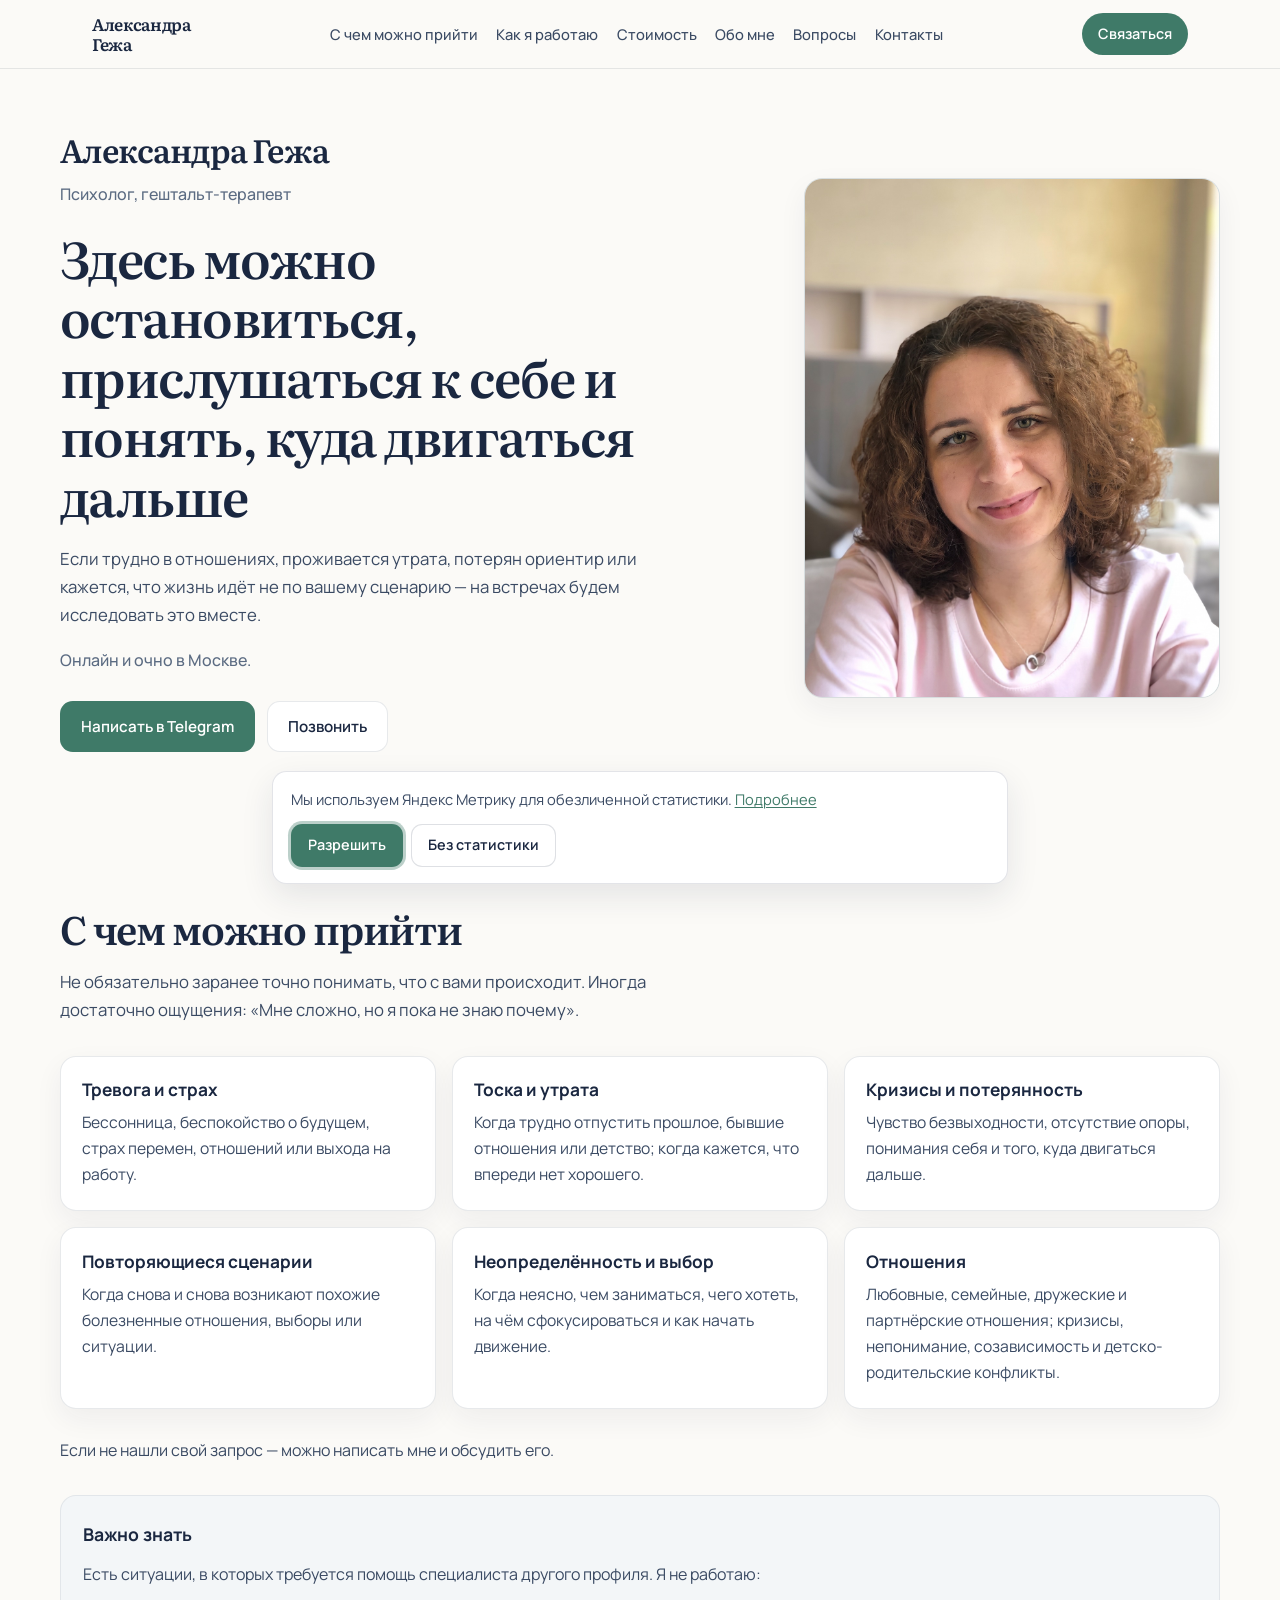
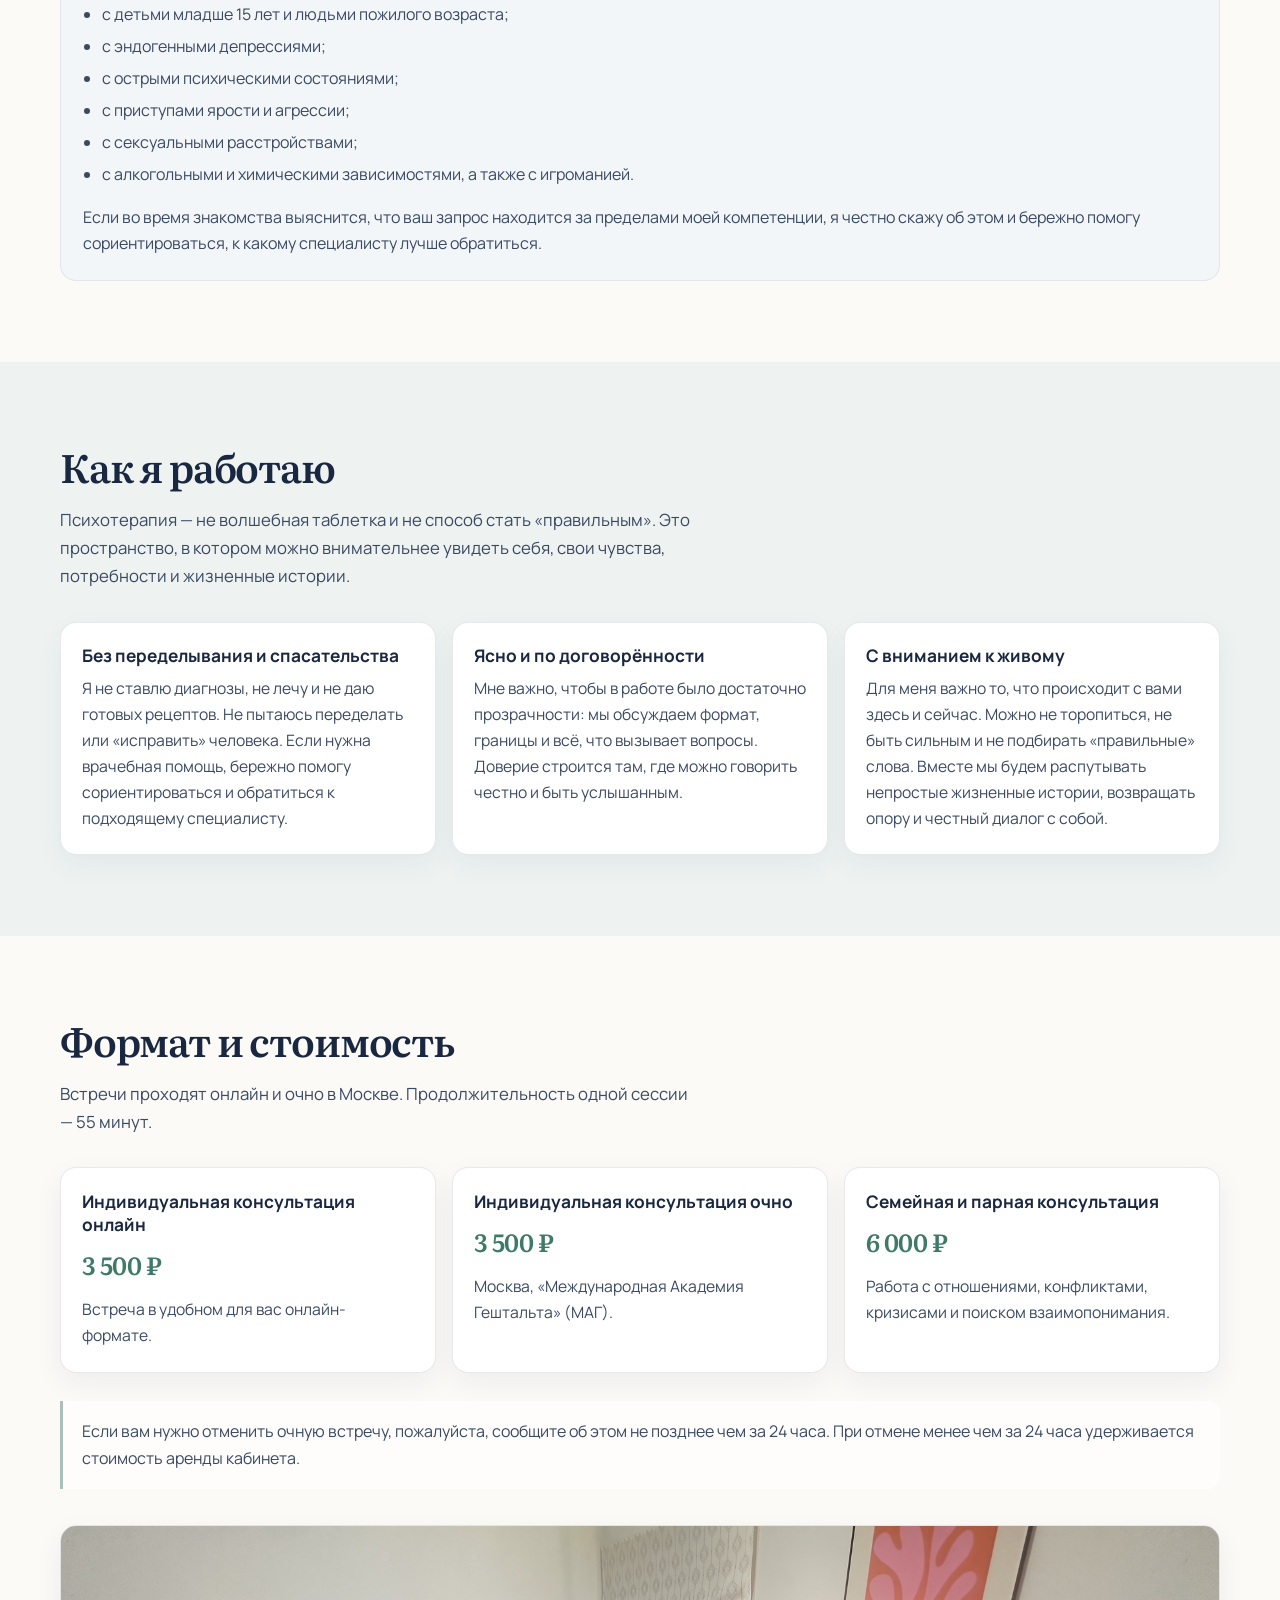
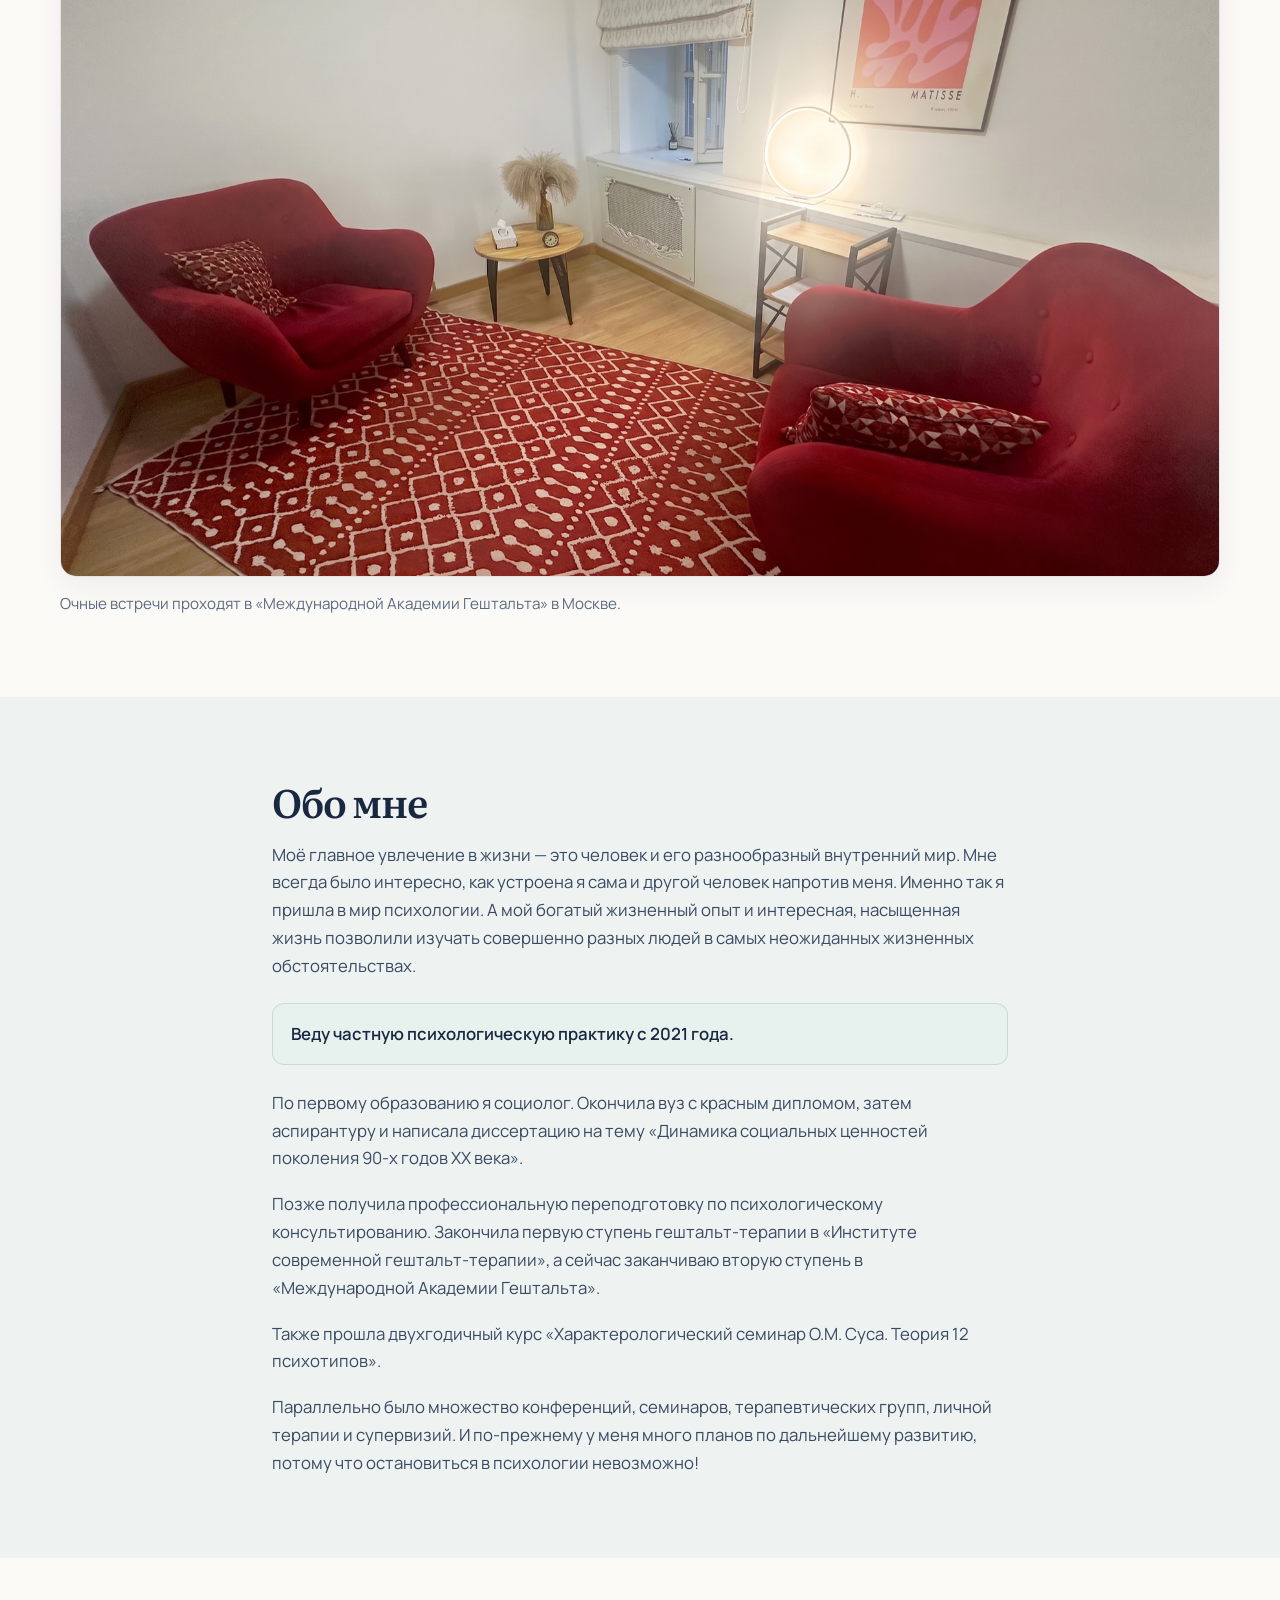
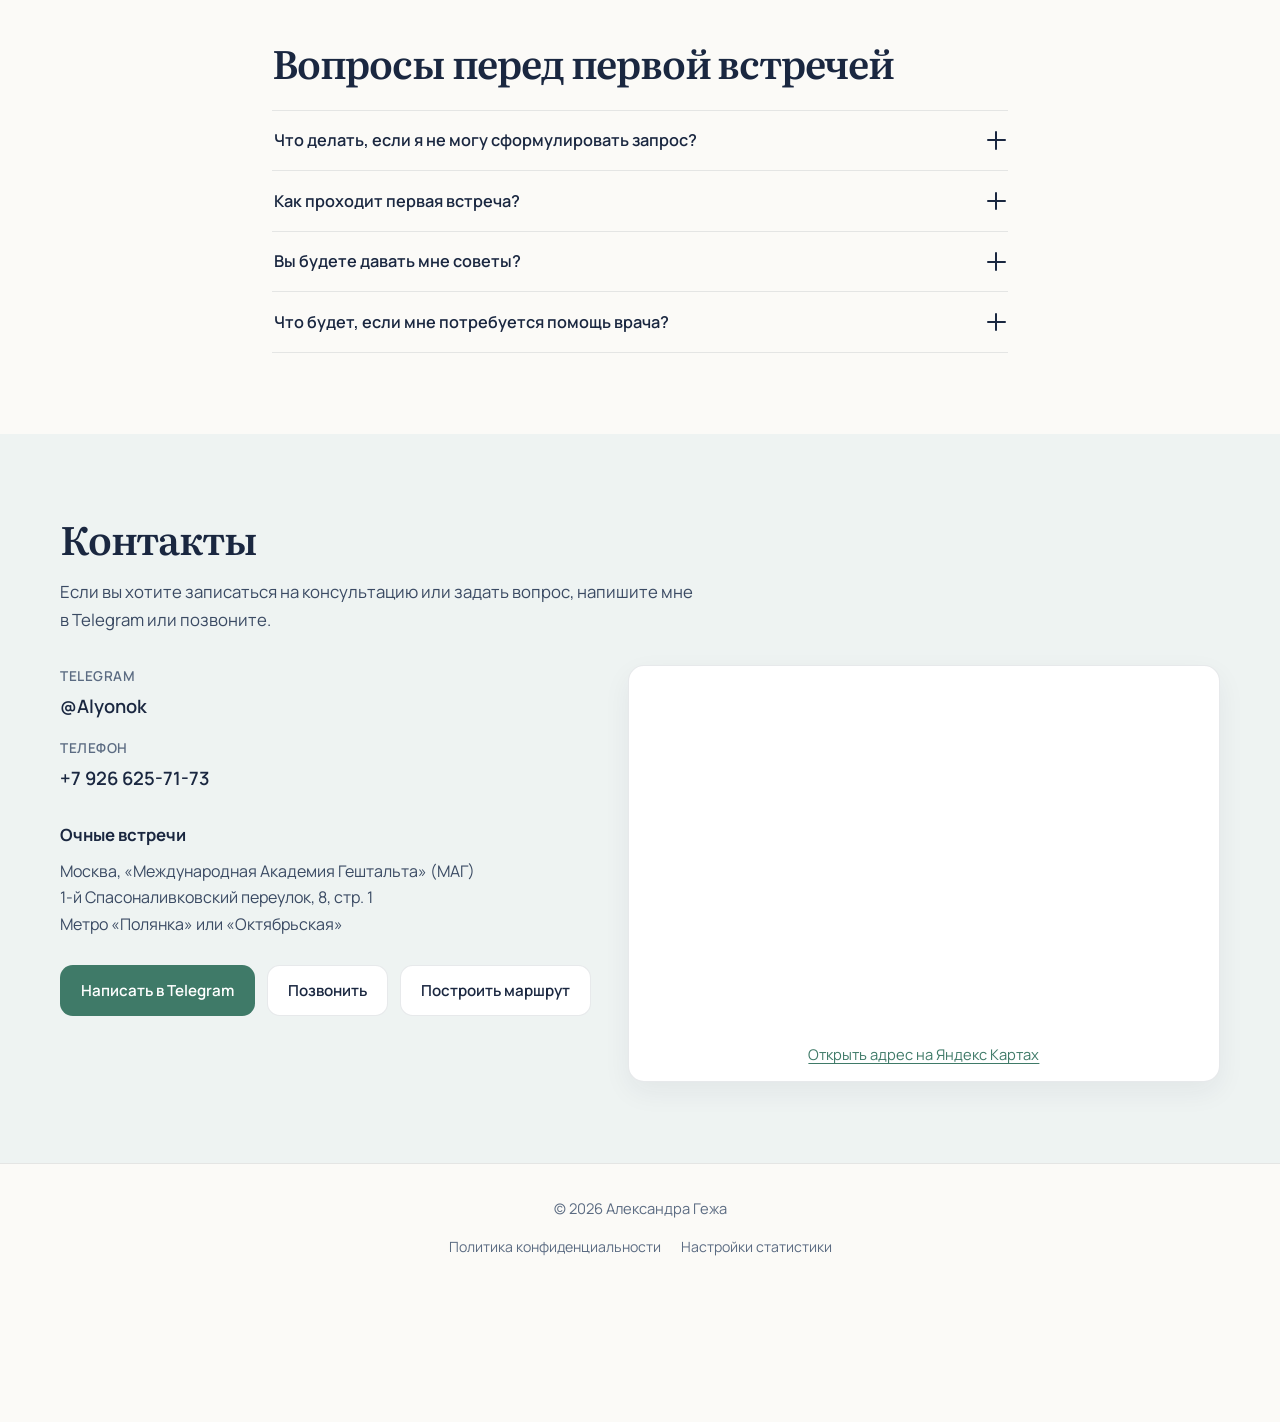
<file: index.html>
<!DOCTYPE html>
<html lang="ru">
  <head>
    <meta charset="UTF-8" />
    <meta name="viewport" content="width=device-width, initial-scale=1" />
    <meta
      name="description"
      content="Психолог и гештальт-терапевт Александра Гежа: индивидуальные, семейные и парные консультации онлайн и очно в Москве."
    />
    <meta name="theme-color" content="#fbfaf7" />
    <title>Александра Гежа — психолог, гештальт-терапевт в Москве и онлайн</title>
    <link rel="canonical" href="https://agezha.ru/" />

    <meta property="og:type" content="website" />
    <meta property="og:locale" content="ru_RU" />
    <meta property="og:url" content="https://agezha.ru/" />
    <meta
      property="og:title"
      content="Александра Гежа — психолог, гештальт-терапевт в Москве и онлайн"
    />
    <meta
      property="og:description"
      content="Психолог и гештальт-терапевт Александра Гежа: индивидуальные, семейные и парные консультации онлайн и очно в Москве."
    />
    <meta property="og:image" content="https://agezha.ru/images/alexandra-hero.jpg" />

    <link rel="preconnect" href="https://fonts.googleapis.com" />
    <link rel="preconnect" href="https://fonts.gstatic.com" crossorigin />
    <link
      href="https://fonts.googleapis.com/css2?family=Literata:opsz,wght@7..72,500;7..72,600&family=Manrope:wght@400;500;600;700&display=swap"
      rel="stylesheet"
    />
    <link rel="stylesheet" href="styles.css" />
    <link rel="stylesheet" href="analytics.css" />
  </head>
  <body>
    <a class="skip-link" href="#main">Перейти к содержимому</a>

    <header class="site-header">
      <div class="header-inner">
        <a class="logo" href="#top">
          <span>Александра</span>
          <span>Гежа</span>
        </a>

        <button
          class="menu-toggle"
          type="button"
          aria-expanded="false"
          aria-controls="site-nav"
          id="menu-toggle"
        >
          <span class="menu-toggle-bars" aria-hidden="true"></span>
          <span class="visually-hidden">Открыть меню</span>
        </button>

        <nav class="nav" id="site-nav" aria-label="Основная навигация">
          <a href="#requests">С чем можно прийти</a>
          <a href="#approach">Как я работаю</a>
          <a href="#pricing">Стоимость</a>
          <a href="#about">Обо мне</a>
          <a href="#faq">Вопросы</a>
          <a href="#contact">Контакты</a>
        </nav>

        <a class="header-cta" href="#contact">Связаться</a>
      </div>
    </header>

    <main id="main">
      <section class="hero" id="top" aria-labelledby="hero-title">
        <div class="hero-inner">
          <div class="hero-copy">
            <p class="hero-brand">Александра Гежа</p>
            <p class="hero-role">Психолог, гештальт-терапевт</p>
            <h1 id="hero-title">
              Здесь можно остановиться, прислушаться к себе и понять, куда двигаться дальше
            </h1>
            <p class="hero-lead">
              Если трудно в отношениях, проживается утрата, потерян ориентир или кажется, что жизнь
              идёт не по вашему сценарию — на встречах будем исследовать это вместе.
            </p>
            <p class="hero-meta">Онлайн и очно в Москве.</p>
            <div class="hero-actions">
              <a
                class="btn btn-primary"
                href="https://t.me/Alyonok"
                target="_blank"
                rel="noopener noreferrer"
                >Написать в Telegram</a
              >
              <a class="btn btn-secondary" href="tel:+79266257173">Позвонить</a>
            </div>
          </div>

          <figure class="hero-photo">
            <img
              src="images/alexandra-hero.jpg"
              alt="Психолог Александра Гежа"
              width="1289"
              height="1600"
              decoding="async"
              fetchpriority="high"
            />
          </figure>
        </div>
      </section>

      <section class="section" id="requests" aria-labelledby="requests-title">
        <div class="section-inner">
          <h2 id="requests-title">С чем можно прийти</h2>
          <p class="section-lead">
            Не обязательно заранее точно понимать, что с вами происходит. Иногда достаточно
            ощущения: «Мне сложно, но я пока не знаю почему».
          </p>

          <ul class="card-grid card-grid-3">
            <li class="card">
              <h3>Тревога и страх</h3>
              <p>
                Бессонница, беспокойство о будущем, страх перемен, отношений или выхода на работу.
              </p>
            </li>
            <li class="card">
              <h3>Тоска и утрата</h3>
              <p>
                Когда трудно отпустить прошлое, бывшие отношения или детство; когда кажется, что
                впереди нет хорошего.
              </p>
            </li>
            <li class="card">
              <h3>Кризисы и потерянность</h3>
              <p>
                Чувство безвыходности, отсутствие опоры, понимания себя и того, куда двигаться
                дальше.
              </p>
            </li>
            <li class="card">
              <h3>Повторяющиеся сценарии</h3>
              <p>
                Когда снова и снова возникают похожие болезненные отношения, выборы или ситуации.
              </p>
            </li>
            <li class="card">
              <h3>Неопределённость и выбор</h3>
              <p>
                Когда неясно, чем заниматься, чего хотеть, на чём сфокусироваться и как начать
                движение.
              </p>
            </li>
            <li class="card">
              <h3>Отношения</h3>
              <p>
                Любовные, семейные, дружеские и партнёрские отношения; кризисы, непонимание,
                созависимость и детско-родительские конфликты.
              </p>
            </li>
          </ul>

          <p class="after-cards">Если не нашли свой запрос — можно написать мне и обсудить его.</p>

          <aside class="note-panel" aria-labelledby="limits-title">
            <h3 id="limits-title">Важно знать</h3>
            <p>Есть ситуации, в которых требуется помощь специалиста другого профиля. Я не работаю:</p>
            <ul>
              <li>с детьми младше 15 лет и людьми пожилого возраста;</li>
              <li>с эндогенными депрессиями;</li>
              <li>с острыми психическими состояниями;</li>
              <li>с приступами ярости и агрессии;</li>
              <li>с сексуальными расстройствами;</li>
              <li>
                с алкогольными и химическими зависимостями, а также с игроманией.
              </li>
            </ul>
            <p>
              Если во время знакомства выяснится, что ваш запрос находится за пределами моей
              компетенции, я честно скажу об этом и бережно помогу сориентироваться, к какому
              специалисту лучше обратиться.
            </p>
          </aside>
        </div>
      </section>

      <section class="section section-alt" id="approach" aria-labelledby="approach-title">
        <div class="section-inner">
          <h2 id="approach-title">Как я работаю</h2>
          <p class="section-lead">
            Психотерапия — не волшебная таблетка и не способ стать «правильным». Это пространство, в
            котором можно внимательнее увидеть себя, свои чувства, потребности и жизненные истории.
          </p>

          <ul class="card-grid card-grid-3">
            <li class="card">
              <h3>Без переделывания и спасательства</h3>
              <p>
                Я не ставлю диагнозы, не лечу и не даю готовых рецептов. Не пытаюсь переделать или
                «исправить» человека. Если нужна врачебная помощь, бережно помогу сориентироваться и
                обратиться к подходящему специалисту.
              </p>
            </li>
            <li class="card">
              <h3>Ясно и по договорённости</h3>
              <p>
                Мне важно, чтобы в работе было достаточно прозрачности: мы обсуждаем формат, границы
                и всё, что вызывает вопросы. Доверие строится там, где можно говорить честно и быть
                услышанным.
              </p>
            </li>
            <li class="card">
              <h3>С вниманием к живому</h3>
              <p>
                Для меня важно то, что происходит с вами здесь и сейчас. Можно не торопиться, не
                быть сильным и не подбирать «правильные» слова. Вместе мы будем распутывать
                непростые жизненные истории, возвращать опору и честный диалог с собой.
              </p>
            </li>
          </ul>
        </div>
      </section>

      <section class="section" id="pricing" aria-labelledby="pricing-title">
        <div class="section-inner">
          <h2 id="pricing-title">Формат и стоимость</h2>
          <p class="section-lead">
            Встречи проходят онлайн и очно в Москве. Продолжительность одной сессии — 55 минут.
          </p>

          <ul class="card-grid card-grid-3">
            <li class="card price-card">
              <h3>Индивидуальная консультация онлайн</h3>
              <p class="price">3 500 ₽</p>
              <p>Встреча в удобном для вас онлайн-формате.</p>
            </li>
            <li class="card price-card">
              <h3>Индивидуальная консультация очно</h3>
              <p class="price">3 500 ₽</p>
              <p>Москва, «Международная Академия Гештальта» (МАГ).</p>
            </li>
            <li class="card price-card">
              <h3>Семейная и парная консультация</h3>
              <p class="price">6 000 ₽</p>
              <p>Работа с отношениями, конфликтами, кризисами и поиском взаимопонимания.</p>
            </li>
          </ul>

          <p class="pricing-note">
            Если вам нужно отменить очную встречу, пожалуйста, сообщите об этом не позднее чем за 24
            часа. При отмене менее чем за 24 часа удерживается стоимость аренды кабинета.
          </p>

          <figure class="office-photo">
            <img
              src="images/office.jpg"
              alt="Кабинет для очных консультаций в Международной Академии Гештальта"
              width="1800"
              height="1004"
              loading="lazy"
              decoding="async"
            />
            <figcaption>
              Очные встречи проходят в «Международной Академии Гештальта» в Москве.
            </figcaption>
          </figure>
        </div>
      </section>

      <section class="section section-alt" id="about" aria-labelledby="about-title">
        <div class="section-inner section-inner-narrow">
          <h2 id="about-title">Обо мне</h2>
          <div class="about-text">
            <p>
              Моё главное увлечение в жизни — это человек и его разнообразный внутренний мир. Мне
              всегда было интересно, как устроена я сама и другой человек напротив меня. Именно так
              я пришла в мир психологии. А мой богатый жизненный опыт и интересная, насыщенная жизнь
              позволили изучать совершенно разных людей в самых неожиданных жизненных
              обстоятельствах.
            </p>
            <p class="about-highlight">Веду частную психологическую практику с 2021 года.</p>
            <p>
              По первому образованию я социолог. Окончила вуз с красным дипломом, затем аспирантуру
              и написала диссертацию на тему «Динамика социальных ценностей поколения 90-х годов XX
              века».
            </p>
            <p>
              Позже получила профессиональную переподготовку по психологическому консультированию.
              Закончила первую ступень гештальт-терапии в «Институте современной гештальт-терапии»,
              а сейчас заканчиваю вторую ступень в «Международной Академии Гештальта».
            </p>
            <p>
              Также прошла двухгодичный курс «Характерологический семинар О.М. Суса. Теория 12
              психотипов».
            </p>
            <p>
              Параллельно было множество конференций, семинаров, терапевтических групп, личной
              терапии и супервизий. И по-прежнему у меня много планов по дальнейшему развитию,
              потому что остановиться в психологии невозможно!
            </p>
          </div>
        </div>
      </section>

      <section class="section" id="faq" aria-labelledby="faq-title">
        <div class="section-inner section-inner-narrow">
          <h2 id="faq-title">Вопросы перед первой встречей</h2>

          <div class="faq-list">
            <div class="faq-item">
              <h3>
                <button
                  type="button"
                  class="faq-trigger"
                  id="faq-trigger-1"
                  aria-expanded="false"
                  aria-controls="faq-panel-1"
                >
                  <span>Что делать, если я не могу сформулировать запрос?</span>
                  <span class="faq-icon" aria-hidden="true"></span>
                </button>
              </h3>
              <div
                class="faq-panel"
                id="faq-panel-1"
                role="region"
                aria-labelledby="faq-trigger-1"
                hidden
              >
                <p>
                  Необязательно заранее точно понимать, что с вами происходит, и подбирать
                  правильные слова. Можно начать с того, что беспокоит сейчас, даже если это пока
                  только смутное ощущение.
                </p>
              </div>
            </div>

            <div class="faq-item">
              <h3>
                <button
                  type="button"
                  class="faq-trigger"
                  id="faq-trigger-2"
                  aria-expanded="false"
                  aria-controls="faq-panel-2"
                >
                  <span>Как проходит первая встреча?</span>
                  <span class="faq-icon" aria-hidden="true"></span>
                </button>
              </h3>
              <div
                class="faq-panel"
                id="faq-panel-2"
                role="region"
                aria-labelledby="faq-trigger-2"
                hidden
              >
                <p>
                  Мы знакомимся и говорим о том, что привело вас в терапию. Вы рассказываете столько,
                  сколько готовы рассказать. Вместе обсуждаем ваши ожидания и договариваемся о
                  дальнейшем формате работы.
                </p>
              </div>
            </div>

            <div class="faq-item">
              <h3>
                <button
                  type="button"
                  class="faq-trigger"
                  id="faq-trigger-3"
                  aria-expanded="false"
                  aria-controls="faq-panel-3"
                >
                  <span>Вы будете давать мне советы?</span>
                  <span class="faq-icon" aria-hidden="true"></span>
                </button>
              </h3>
              <div
                class="faq-panel"
                id="faq-panel-3"
                role="region"
                aria-labelledby="faq-trigger-3"
                hidden
              >
                <p>
                  Я не выдаю готовых решений и не решаю за человека, как ему жить. Мы вместе
                  исследуем происходящее, чтобы вы могли лучше понимать себя, свои чувства и
                  принимать собственные решения.
                </p>
              </div>
            </div>

            <div class="faq-item">
              <h3>
                <button
                  type="button"
                  class="faq-trigger"
                  id="faq-trigger-4"
                  aria-expanded="false"
                  aria-controls="faq-panel-4"
                >
                  <span>Что будет, если мне потребуется помощь врача?</span>
                  <span class="faq-icon" aria-hidden="true"></span>
                </button>
              </h3>
              <div
                class="faq-panel"
                id="faq-panel-4"
                role="region"
                aria-labelledby="faq-trigger-4"
                hidden
              >
                <p>
                  Я не ставлю диагнозы и не назначаю лечение. Если увижу, что для вашего состояния
                  нужна врачебная помощь или специалист другого профиля, честно и бережно скажу об
                  этом и помогу сориентироваться.
                </p>
              </div>
            </div>
          </div>
        </div>
      </section>

      <section class="section section-alt" id="contact" aria-labelledby="contact-title">
        <div class="section-inner">
          <h2 id="contact-title">Контакты</h2>
          <p class="section-lead">
            Если вы хотите записаться на консультацию или задать вопрос, напишите мне в Telegram или
            позвоните.
          </p>

          <div class="contact-layout">
            <div class="contact-info">
              <ul class="contact-list">
                <li>
                  <span class="contact-label">Telegram</span>
                  <a
                    href="https://t.me/Alyonok"
                    target="_blank"
                    rel="noopener noreferrer"
                    >@Alyonok</a
                  >
                </li>
                <li>
                  <span class="contact-label">Телефон</span>
                  <a href="tel:+79266257173">+7 926 625-71-73</a>
                </li>
              </ul>

              <div class="contact-address">
                <h3>Очные встречи</h3>
                <p>
                  Москва, «Международная Академия Гештальта» (МАГ)<br />
                  1-й Спасоналивковский переулок, 8, стр. 1<br />
                  Метро «Полянка» или «Октябрьская»
                </p>
              </div>

              <div class="contact-actions">
                <a
                  class="btn btn-primary"
                  href="https://t.me/Alyonok"
                  target="_blank"
                  rel="noopener noreferrer"
                  >Написать в Telegram</a
                >
                <a class="btn btn-secondary" href="tel:+79266257173">Позвонить</a>
                <a
                  class="btn btn-secondary"
                  href="https://yandex.ru/maps/-/CTSLvL56"
                  target="_blank"
                  rel="noopener noreferrer"
                  >Построить маршрут</a
                >
              </div>
            </div>

            <div class="contact-map">
              <iframe
                class="map-frame"
                src="https://yandex.ru/map-widget/v1/?ll=37.617179%2C55.733111&mode=whatshere&utm_source=share&whatshere%5Bpoint%5D=37.616929%2C55.733274&whatshere%5Bzoom%5D=16&z=18"
                title="Международная Академия Гештальта на карте Москвы"
                loading="lazy"
                referrerpolicy="no-referrer-when-downgrade"
                allowfullscreen
              ></iframe>
              <p class="map-fallback">
                <a
                  href="https://yandex.ru/maps/-/CTSLvL56"
                  target="_blank"
                  rel="noopener noreferrer"
                  >Открыть адрес на Яндекс Картах</a
                >
              </p>
            </div>
          </div>
        </div>
      </section>
    </main>

    <footer class="site-footer">
      <div class="footer-inner">
        <p>© <span id="year">2026</span> Александра Гежа</p>
        <ul class="footer-links">
          <li><a href="privacy.html">Политика конфиденциальности</a></li>
          <li>
            <a href="#analytics-consent" data-analytics-settings>Настройки статистики</a>
          </li>
        </ul>
      </div>
    </footer>

    <div
      class="analytics-consent"
      id="analytics-consent"
      role="dialog"
      aria-modal="false"
      aria-labelledby="analytics-consent-title"
      aria-describedby="analytics-consent-text"
      hidden
    >
      <div class="analytics-consent-inner">
        <p class="visually-hidden" id="analytics-consent-title">Настройки статистики</p>
        <p class="analytics-consent-text" id="analytics-consent-text">
          Мы используем Яндекс Метрику для обезличенной статистики.
          <a href="privacy.html">Подробнее</a>
        </p>
        <div class="analytics-consent-actions">
          <button type="button" class="analytics-btn analytics-btn-allow" id="analytics-allow">
            Разрешить
          </button>
          <button type="button" class="analytics-btn analytics-btn-deny" id="analytics-deny">
            Без статистики
          </button>
        </div>
      </div>
    </div>

    <script>
      (function () {
        var yearEl = document.getElementById("year");
        if (yearEl) {
          yearEl.textContent = String(new Date().getFullYear());
        }

        var header = document.querySelector(".site-header");
        var toggle = document.getElementById("menu-toggle");
        var nav = document.getElementById("site-nav");
        var navLinks = nav ? nav.querySelectorAll("a") : [];

        function setMenuOpen(isOpen) {
          if (!toggle || !nav || !header) return;
          header.classList.toggle("is-menu-open", isOpen);
          toggle.setAttribute("aria-expanded", isOpen ? "true" : "false");
          toggle.querySelector(".visually-hidden").textContent = isOpen
            ? "Закрыть меню"
            : "Открыть меню";
        }

        function closeMenu() {
          setMenuOpen(false);
        }

        if (toggle && nav) {
          toggle.addEventListener("click", function () {
            var open = toggle.getAttribute("aria-expanded") === "true";
            setMenuOpen(!open);
          });

          navLinks.forEach(function (link) {
            link.addEventListener("click", closeMenu);
          });

          document.addEventListener("keydown", function (event) {
            if (event.key === "Escape") {
              closeMenu();
            }
          });
        }

        var faqTriggers = document.querySelectorAll(".faq-trigger");

        faqTriggers.forEach(function (trigger) {
          trigger.addEventListener("click", function () {
            var expanded = trigger.getAttribute("aria-expanded") === "true";
            var panelId = trigger.getAttribute("aria-controls");
            var panel = panelId ? document.getElementById(panelId) : null;

            faqTriggers.forEach(function (other) {
              var otherPanelId = other.getAttribute("aria-controls");
              var otherPanel = otherPanelId ? document.getElementById(otherPanelId) : null;
              other.setAttribute("aria-expanded", "false");
              if (otherPanel) {
                otherPanel.hidden = true;
              }
            });

            if (!expanded && panel) {
              trigger.setAttribute("aria-expanded", "true");
              panel.hidden = false;
            }
          });
        });
      })();
    </script>
    <script src="analytics.js" defer></script>
  </body>
</html>
</file>
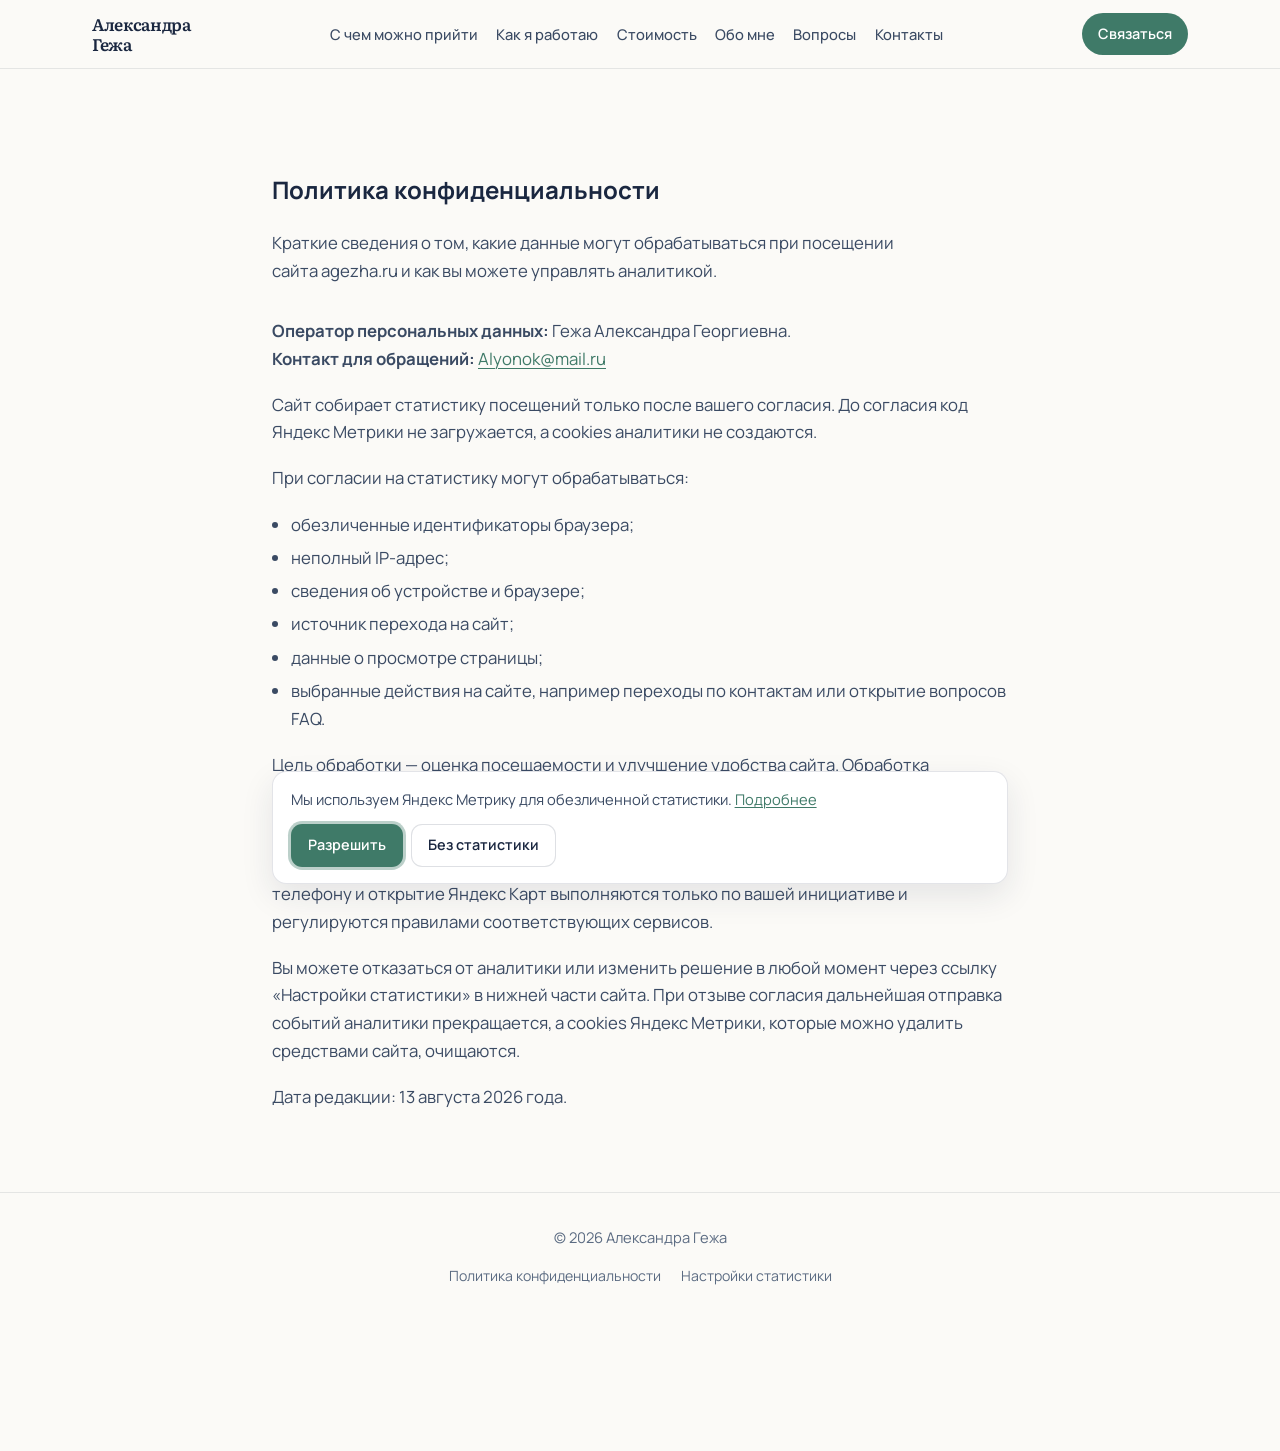
<file: privacy.html>
<!DOCTYPE html>
<html lang="ru">
  <head>
    <meta charset="UTF-8" />
    <meta name="viewport" content="width=device-width, initial-scale=1" />
    <meta
      name="description"
      content="Политика конфиденциальности сайта психолога Александры Гежи."
    />
    <meta name="theme-color" content="#fbfaf7" />
    <title>Политика конфиденциальности — Александра Гежа</title>
    <link rel="canonical" href="https://agezha.ru/privacy.html" />
    <link rel="preconnect" href="https://fonts.googleapis.com" />
    <link rel="preconnect" href="https://fonts.gstatic.com" crossorigin />
    <link
      href="https://fonts.googleapis.com/css2?family=Literata:opsz,wght@7..72,500;7..72,600&family=Manrope:wght@400;500;600;700&display=swap"
      rel="stylesheet"
    />
    <link rel="stylesheet" href="styles.css" />
    <link rel="stylesheet" href="analytics.css" />
  </head>
  <body>
    <a class="skip-link" href="#main">Перейти к содержимому</a>

    <header class="site-header">
      <div class="header-inner">
        <a class="logo" href="index.html">
          <span>Александра</span>
          <span>Гежа</span>
        </a>

        <button
          class="menu-toggle"
          type="button"
          aria-expanded="false"
          aria-controls="site-nav"
          id="menu-toggle"
        >
          <span class="menu-toggle-bars" aria-hidden="true"></span>
          <span class="visually-hidden">Открыть меню</span>
        </button>

        <nav class="nav" id="site-nav" aria-label="Основная навигация">
          <a href="index.html#requests">С чем можно прийти</a>
          <a href="index.html#approach">Как я работаю</a>
          <a href="index.html#pricing">Стоимость</a>
          <a href="index.html#about">Обо мне</a>
          <a href="index.html#faq">Вопросы</a>
          <a href="index.html#contact">Контакты</a>
        </nav>

        <a class="header-cta" href="index.html#contact">Связаться</a>
      </div>
    </header>

    <main id="main">
      <section class="section" aria-labelledby="privacy-title">
        <div class="section-inner section-inner-narrow">
          <h1 id="privacy-title">Политика конфиденциальности</h1>
          <p class="section-lead">
            Краткие сведения о том, какие данные могут обрабатываться при посещении сайта
            agezha.ru и как вы можете управлять аналитикой.
          </p>

          <div class="about-text">
            <p>
              <strong>Оператор персональных данных:</strong> Гежа Александра Георгиевна.<br />
              <strong>Контакт для обращений:</strong>
              <a href="mailto:Alyonok@mail.ru">Alyonok@mail.ru</a>
            </p>

            <p>
              Сайт собирает статистику посещений только после вашего согласия. До согласия код
              Яндекс Метрики не загружается, а cookies аналитики не создаются.
            </p>

            <p>При согласии на статистику могут обрабатываться:</p>
            <ul>
              <li>обезличенные идентификаторы браузера;</li>
              <li>неполный IP-адрес;</li>
              <li>сведения об устройстве и браузере;</li>
              <li>источник перехода на сайт;</li>
              <li>данные о просмотре страницы;</li>
              <li>выбранные действия на сайте, например переходы по контактам или открытие вопросов FAQ.</li>
            </ul>

            <p>
              Цель обработки — оценка посещаемости и улучшение удобства сайта. Обработка выполняется
              с использованием сервиса Яндекс Метрика. Вебвизор и запись действий пользователя не
              применяются.
            </p>

            <p>
              Формы сбора персональных данных на сайте отсутствуют. Переход в Telegram, звонок по
              телефону и открытие Яндекс Карт выполняются только по вашей инициативе и регулируются
              правилами соответствующих сервисов.
            </p>

            <p>
              Вы можете отказаться от аналитики или изменить решение в любой момент через ссылку
              «Настройки статистики» в нижней части сайта. При отзыве согласия дальнейшая отправка
              событий аналитики прекращается, а cookies Яндекс Метрики, которые можно удалить
              средствами сайта, очищаются.
            </p>

            <p>Дата редакции: 13 августа 2026 года.</p>
          </div>
        </div>
      </section>
    </main>

    <footer class="site-footer">
      <div class="footer-inner">
        <p>© <span id="year">2026</span> Александра Гежа</p>
        <ul class="footer-links">
          <li><a href="privacy.html">Политика конфиденциальности</a></li>
          <li>
            <a href="#analytics-consent" data-analytics-settings>Настройки статистики</a>
          </li>
        </ul>
      </div>
    </footer>

    <div
      class="analytics-consent"
      id="analytics-consent"
      role="dialog"
      aria-modal="false"
      aria-labelledby="analytics-consent-title"
      aria-describedby="analytics-consent-text"
      hidden
    >
      <div class="analytics-consent-inner">
        <p class="visually-hidden" id="analytics-consent-title">Настройки статистики</p>
        <p class="analytics-consent-text" id="analytics-consent-text">
          Мы используем Яндекс Метрику для обезличенной статистики.
          <a href="privacy.html">Подробнее</a>
        </p>
        <div class="analytics-consent-actions">
          <button type="button" class="analytics-btn analytics-btn-allow" id="analytics-allow">
            Разрешить
          </button>
          <button type="button" class="analytics-btn analytics-btn-deny" id="analytics-deny">
            Без статистики
          </button>
        </div>
      </div>
    </div>

    <script>
      (function () {
        var yearEl = document.getElementById("year");
        if (yearEl) {
          yearEl.textContent = String(new Date().getFullYear());
        }

        var header = document.querySelector(".site-header");
        var toggle = document.getElementById("menu-toggle");
        var nav = document.getElementById("site-nav");
        var navLinks = nav ? nav.querySelectorAll("a") : [];

        function setMenuOpen(isOpen) {
          if (!toggle || !nav || !header) return;
          header.classList.toggle("is-menu-open", isOpen);
          toggle.setAttribute("aria-expanded", isOpen ? "true" : "false");
          toggle.querySelector(".visually-hidden").textContent = isOpen
            ? "Закрыть меню"
            : "Открыть меню";
        }

        function closeMenu() {
          setMenuOpen(false);
        }

        if (toggle && nav) {
          toggle.addEventListener("click", function () {
            var open = toggle.getAttribute("aria-expanded") === "true";
            setMenuOpen(!open);
          });

          navLinks.forEach(function (link) {
            link.addEventListener("click", closeMenu);
          });

          document.addEventListener("keydown", function (event) {
            if (event.key === "Escape") {
              closeMenu();
            }
          });
        }
      })();
    </script>
    <script src="analytics.js" defer></script>
  </body>
</html>
</file>
<file: styles.css>
:root {
  --bg: #fbfaf7;
  --bg-alt: #eef3f2;
  --surface: #ffffff;
  --ink: #1a2740;
  --ink-soft: #3a4a63;
  --muted: #5b6b82;
  --accent: #3f7a68;
  --accent-hover: #336456;
  --accent-soft: #e7f1ed;
  --line: rgba(26, 39, 64, 0.1);
  --shadow: 0 10px 28px rgba(26, 39, 64, 0.06);
  --radius: 1rem;
  --radius-sm: 0.75rem;
  --font-body: "Manrope", system-ui, sans-serif;
  --font-display: "Literata", Georgia, serif;
  --space: clamp(1.25rem, 4vw, 2rem);
  --max: 72.5rem;
  --header-h: 4.25rem;
  --focus: 0 0 0 3px rgba(63, 122, 104, 0.35);
  --motion: 0.22s ease;
}

*,
*::before,
*::after {
  box-sizing: border-box;
}

html {
  scroll-behavior: smooth;
}

body {
  margin: 0;
  font-family: var(--font-body);
  color: var(--ink);
  background: var(--bg);
  line-height: 1.65;
  text-rendering: optimizeLegibility;
  -webkit-font-smoothing: antialiased;
}

img {
  max-width: 100%;
  height: auto;
  display: block;
}

a {
  color: var(--accent);
  text-decoration-thickness: 1px;
  text-underline-offset: 0.18em;
}

a:hover {
  color: var(--accent-hover);
}

:focus-visible {
  outline: none;
  box-shadow: var(--focus);
}

.visually-hidden {
  position: absolute;
  width: 1px;
  height: 1px;
  padding: 0;
  margin: -1px;
  overflow: hidden;
  clip: rect(0, 0, 0, 0);
  white-space: nowrap;
  border: 0;
}

.skip-link {
  position: absolute;
  left: var(--space);
  top: -3rem;
  z-index: 100;
  padding: 0.65rem 1rem;
  border-radius: var(--radius-sm);
  background: var(--ink);
  color: #fff;
  text-decoration: none;
  font-weight: 600;
}

.skip-link:focus {
  top: 0.75rem;
}

.site-header {
  position: sticky;
  top: 0;
  z-index: 40;
  background: rgba(251, 250, 247, 0.92);
  backdrop-filter: blur(12px);
  border-bottom: 1px solid var(--line);
}

.header-inner {
  max-width: var(--max);
  margin: 0 auto;
  min-height: var(--header-h);
  padding: 0.7rem var(--space);
  display: grid;
  grid-template-columns: auto 1fr auto;
  align-items: center;
  gap: 1rem;
}

.logo {
  display: flex;
  flex-direction: column;
  gap: 0.05rem;
  line-height: 1.15;
  color: var(--ink);
  text-decoration: none;
  font-family: var(--font-display);
  font-weight: 600;
  font-size: 1.05rem;
  letter-spacing: -0.02em;
}

.logo:hover {
  color: var(--ink);
}

.nav {
  display: none;
  align-items: center;
  justify-content: center;
  flex-wrap: wrap;
  gap: 0.35rem 1.15rem;
}

.nav a {
  color: var(--ink-soft);
  text-decoration: none;
  font-size: 0.92rem;
  font-weight: 500;
}

.nav a:hover {
  color: var(--accent);
}

.header-cta {
  display: none;
  justify-self: end;
  padding: 0.55rem 1rem;
  border-radius: 999px;
  background: var(--accent);
  color: #fff;
  text-decoration: none;
  font-size: 0.9rem;
  font-weight: 600;
}

.header-cta:hover {
  background: var(--accent-hover);
  color: #fff;
}

.menu-toggle {
  justify-self: end;
  width: 2.75rem;
  height: 2.75rem;
  border: 1px solid var(--line);
  border-radius: 0.7rem;
  background: var(--surface);
  color: var(--ink);
  cursor: pointer;
  display: inline-flex;
  align-items: center;
  justify-content: center;
}

.menu-toggle-bars,
.menu-toggle-bars::before,
.menu-toggle-bars::after {
  display: block;
  width: 1.15rem;
  height: 2px;
  background: currentColor;
  border-radius: 999px;
  transition: transform var(--motion), opacity var(--motion);
}

.menu-toggle-bars {
  position: relative;
}

.menu-toggle-bars::before,
.menu-toggle-bars::after {
  content: "";
  position: absolute;
  left: 0;
}

.menu-toggle-bars::before {
  top: -6px;
}

.menu-toggle-bars::after {
  top: 6px;
}

.site-header.is-menu-open .menu-toggle-bars {
  background: transparent;
}

.site-header.is-menu-open .menu-toggle-bars::before {
  top: 0;
  transform: rotate(45deg);
}

.site-header.is-menu-open .menu-toggle-bars::after {
  top: 0;
  transform: rotate(-45deg);
}

.hero {
  padding: clamp(2rem, 6vh, 3.5rem) var(--space) clamp(3rem, 8vh, 5rem);
}

.hero-inner {
  max-width: var(--max);
  margin: 0 auto;
  display: grid;
  gap: clamp(2rem, 5vw, 3.5rem);
  align-items: center;
}

.hero-brand {
  margin: 0 0 0.35rem;
  font-family: var(--font-display);
  font-size: clamp(1.55rem, 3vw, 2rem);
  font-weight: 600;
  letter-spacing: -0.03em;
  color: var(--ink);
}

.hero-role {
  margin: 0 0 1.25rem;
  color: var(--muted);
  font-size: 1rem;
  font-weight: 500;
}

.hero h1 {
  margin: 0 0 1.25rem;
  font-family: var(--font-display);
  font-size: clamp(1.85rem, 4.4vw, 3.15rem);
  line-height: 1.18;
  letter-spacing: -0.03em;
  font-weight: 600;
}

.hero-lead,
.section-lead {
  margin: 0;
  color: var(--ink-soft);
  font-size: 1.05rem;
  max-width: 40rem;
}

.hero-meta {
  margin: 1.15rem 0 0;
  color: var(--muted);
  font-weight: 500;
}

.hero-actions,
.contact-actions {
  display: flex;
  flex-wrap: wrap;
  gap: 0.75rem;
  margin-top: 1.75rem;
}

.hero-photo {
  margin: 0;
  width: min(100%, 26rem);
  justify-self: center;
  aspect-ratio: 4 / 5;
  border-radius: calc(var(--radius) + 0.15rem);
  overflow: hidden;
  background: var(--bg-alt);
  border: 1px solid var(--line);
  box-shadow: var(--shadow);
}

.hero-photo img {
  width: 100%;
  height: 100%;
  object-fit: cover;
  object-position: center 18%;
}

.btn {
  display: inline-flex;
  align-items: center;
  justify-content: center;
  min-height: 2.9rem;
  padding: 0.75rem 1.25rem;
  border-radius: 0.8rem;
  border: 1px solid transparent;
  font-weight: 600;
  font-size: 0.95rem;
  text-decoration: none;
  transition: background var(--motion), color var(--motion), border-color var(--motion),
    transform var(--motion);
}

.btn:hover {
  transform: translateY(-1px);
}

.btn-primary {
  background: var(--accent);
  color: #fff;
}

.btn-primary:hover {
  background: var(--accent-hover);
  color: #fff;
}

.btn-secondary {
  background: var(--surface);
  color: var(--ink);
  border-color: var(--line);
}

.btn-secondary:hover {
  border-color: rgba(63, 122, 104, 0.4);
  color: var(--accent-hover);
}

.section {
  padding: clamp(3.5rem, 9vh, 6rem) var(--space);
}

.section-alt {
  background: var(--bg-alt);
}

.section-inner {
  max-width: var(--max);
  margin: 0 auto;
}

.section-inner-narrow {
  max-width: 46rem;
}

.section h2 {
  margin: 0 0 1rem;
  font-family: var(--font-display);
  font-size: clamp(1.7rem, 3.5vw, 2.45rem);
  line-height: 1.2;
  letter-spacing: -0.03em;
  font-weight: 600;
}

.section-lead {
  margin-bottom: 2rem;
}

.card-grid {
  list-style: none;
  margin: 0;
  padding: 0;
  display: grid;
  gap: 1rem;
}

.card {
  background: var(--surface);
  border: 1px solid var(--line);
  border-radius: var(--radius);
  box-shadow: var(--shadow);
  padding: 1.35rem 1.3rem 1.4rem;
}

.card h3 {
  margin: 0 0 0.55rem;
  font-size: 1.08rem;
  line-height: 1.35;
  font-weight: 700;
}

.card p {
  margin: 0;
  color: var(--ink-soft);
  font-size: 0.98rem;
}

.price-card .price {
  margin: 0 0 0.7rem;
  color: var(--accent);
  font-family: var(--font-display);
  font-size: 1.55rem;
  font-weight: 600;
  letter-spacing: -0.02em;
}

.after-cards {
  margin: 1.75rem 0 0;
  color: var(--ink-soft);
}

.note-panel {
  margin-top: 2rem;
  padding: 1.5rem 1.4rem;
  border-radius: var(--radius);
  background: #f3f6f8;
  border: 1px solid rgba(26, 39, 64, 0.08);
}

.note-panel h3 {
  margin: 0 0 0.75rem;
  font-size: 1.1rem;
}

.note-panel p {
  margin: 0 0 0.85rem;
  color: var(--ink-soft);
}

.note-panel p:last-child {
  margin-bottom: 0;
}

.note-panel ul {
  margin: 0 0 1rem;
  padding-left: 1.15rem;
  color: var(--ink-soft);
}

.note-panel li + li {
  margin-top: 0.35rem;
}

.pricing-note {
  margin: 1.75rem 0 0;
  padding: 1.1rem 1.2rem;
  border-left: 3px solid rgba(63, 122, 104, 0.45);
  color: var(--ink-soft);
  background: rgba(255, 255, 255, 0.65);
  border-radius: 0 0.75rem 0.75rem 0;
}

.office-photo {
  margin: 2.25rem 0 0;
}

.office-photo img {
  width: 100%;
  border-radius: var(--radius);
  border: 1px solid var(--line);
  box-shadow: var(--shadow);
  aspect-ratio: 16 / 9;
  object-fit: cover;
  object-position: center;
}

.office-photo figcaption {
  margin-top: 0.85rem;
  color: var(--muted);
  font-size: 0.95rem;
}

.about-text p {
  margin: 0 0 1.15rem;
  color: var(--ink-soft);
  font-size: 1.05rem;
}

.about-text ul {
  margin: 0 0 1.15rem;
  padding-left: 1.2rem;
  color: var(--ink-soft);
  font-size: 1.05rem;
}

.about-text li + li {
  margin-top: 0.35rem;
}

.about-text p:last-child {
  margin-bottom: 0;
}

.about-highlight {
  margin: 1.5rem 0 !important;
  padding: 1rem 1.15rem;
  border-radius: var(--radius-sm);
  background: var(--accent-soft);
  color: var(--ink) !important;
  font-weight: 600;
  border: 1px solid rgba(63, 122, 104, 0.18);
}

.faq-list {
  margin-top: 1.5rem;
  border-top: 1px solid var(--line);
}

.faq-item {
  border-bottom: 1px solid var(--line);
}

.faq-item h3 {
  margin: 0;
  font-size: inherit;
  font-weight: inherit;
}

.faq-trigger {
  width: 100%;
  display: flex;
  align-items: center;
  justify-content: space-between;
  gap: 1rem;
  padding: 1.15rem 0.15rem;
  border: 0;
  background: transparent;
  color: var(--ink);
  text-align: left;
  cursor: pointer;
  font: inherit;
  font-weight: 600;
  font-size: 1.02rem;
  line-height: 1.4;
}

.faq-trigger:hover {
  color: var(--accent);
}

.faq-icon {
  position: relative;
  flex: 0 0 auto;
  width: 1.15rem;
  height: 1.15rem;
}

.faq-icon::before,
.faq-icon::after {
  content: "";
  position: absolute;
  background: currentColor;
  border-radius: 999px;
  transition: transform var(--motion), opacity var(--motion);
}

.faq-icon::before {
  inset: 50% 0 auto;
  height: 2px;
  transform: translateY(-50%);
}

.faq-icon::after {
  inset: 0 auto 0 50%;
  width: 2px;
  transform: translateX(-50%);
}

.faq-trigger[aria-expanded="true"] .faq-icon::after {
  transform: translateX(-50%) rotate(90deg);
  opacity: 0;
}

.faq-panel {
  padding: 0 0 1.2rem;
}

.faq-panel[hidden] {
  display: none;
}

.faq-panel p {
  margin: 0;
  color: var(--ink-soft);
  max-width: 40rem;
}

.contact-layout {
  display: grid;
  gap: 1.75rem;
  align-items: start;
}

.contact-list {
  list-style: none;
  margin: 0;
  padding: 0;
  display: grid;
  gap: 1rem;
}

.contact-label {
  display: block;
  margin-bottom: 0.2rem;
  color: var(--muted);
  font-size: 0.85rem;
  font-weight: 600;
  letter-spacing: 0.04em;
  text-transform: uppercase;
}

.contact-list a {
  color: var(--ink);
  font-size: 1.15rem;
  font-weight: 600;
  text-decoration: none;
}

.contact-list a:hover {
  color: var(--accent);
}

.contact-address {
  margin-top: 1.75rem;
}

.contact-address h3 {
  margin: 0 0 0.55rem;
  font-size: 1.05rem;
}

.contact-address p {
  margin: 0;
  color: var(--ink-soft);
}

.contact-map {
  background: var(--surface);
  border: 1px solid var(--line);
  border-radius: var(--radius);
  box-shadow: var(--shadow);
  overflow: hidden;
  padding: 0.75rem;
}

.map-frame {
  display: block;
  width: 100%;
  height: clamp(16rem, 42vw, 22rem);
  border: 0;
  border-radius: calc(var(--radius) - 0.25rem);
  touch-action: manipulation;
}

.map-fallback {
  margin: 0.75rem 0 0.15rem;
  text-align: center;
  font-size: 0.92rem;
}

.site-footer {
  padding: 2rem var(--space) 2.75rem;
  border-top: 1px solid var(--line);
  background: var(--bg);
}

.footer-inner {
  max-width: var(--max);
  margin: 0 auto;
  text-align: center;
  color: var(--muted);
  font-size: 0.92rem;
}

.footer-inner p {
  margin: 0;
}

@media (min-width: 768px) {
  .header-inner {
    grid-template-columns: auto 1fr auto;
  }

  .menu-toggle {
    display: none;
  }

  .nav {
    display: flex;
  }

  .header-cta {
    display: inline-flex;
  }

  .card-grid-3 {
    grid-template-columns: repeat(2, minmax(0, 1fr));
  }

  .hero-inner {
    grid-template-columns: minmax(0, 1.15fr) minmax(15rem, 0.85fr);
  }

  .hero-photo {
    justify-self: end;
    width: 100%;
    max-width: 24rem;
  }

  .contact-layout {
    grid-template-columns: minmax(0, 0.95fr) minmax(0, 1.05fr);
    gap: 2rem;
  }
}

@media (min-width: 1024px) {
  .card-grid-3 {
    grid-template-columns: repeat(3, minmax(0, 1fr));
  }

  .hero-photo {
    max-width: 26rem;
  }
}

@media (max-width: 767px) {
  .header-inner {
    grid-template-columns: 1fr auto;
  }

  .nav {
    position: absolute;
    left: 0;
    right: 0;
    top: 100%;
    display: none;
    flex-direction: column;
    align-items: stretch;
    gap: 0;
    padding: 0.5rem var(--space) 1rem;
    background: rgba(251, 250, 247, 0.98);
    border-bottom: 1px solid var(--line);
    box-shadow: var(--shadow);
  }

  .site-header.is-menu-open .nav {
    display: flex;
  }

  .nav a {
    padding: 0.85rem 0.2rem;
    border-bottom: 1px solid var(--line);
  }

  .nav a:last-child {
    border-bottom: 0;
  }

  .header-cta {
    display: none;
  }

  body:has(.site-header.is-menu-open) {
    overflow: hidden;
  }
}

@media (prefers-reduced-motion: reduce) {
  html {
    scroll-behavior: auto;
  }

  *,
  *::before,
  *::after {
    animation: none !important;
    transition: none !important;
    scroll-behavior: auto !important;
  }

  .btn:hover {
    transform: none;
  }
}
</file>
<file: analytics.css>
/* Consent banner and analytics UI — keep separate from the main site styles. */

body.has-consent-banner {
  padding-bottom: 7.5rem;
}

.analytics-consent {
  position: fixed;
  left: 0;
  right: 0;
  bottom: 0;
  z-index: 50;
  padding: 0.85rem clamp(1rem, 3vw, 1.5rem) 1rem;
  pointer-events: none;
}

.analytics-consent[hidden] {
  display: none !important;
}

.analytics-consent-inner {
  pointer-events: auto;
  max-width: 46rem;
  margin: 0 auto;
  display: grid;
  gap: 0.85rem;
  padding: 1rem 1.1rem;
  background: #fff;
  color: #1a2740;
  border: 1px solid rgba(26, 39, 64, 0.12);
  border-radius: 0.9rem;
  box-shadow: 0 12px 32px rgba(26, 39, 64, 0.1);
}

.analytics-consent-text {
  margin: 0;
  font-family: "Manrope", system-ui, sans-serif;
  font-size: 0.92rem;
  line-height: 1.5;
  color: #3a4a63;
}

.analytics-consent-text a {
  color: #3f7a68;
  text-underline-offset: 0.15em;
}

.analytics-consent-text a:hover {
  color: #336456;
}

.analytics-consent-actions {
  display: flex;
  flex-wrap: wrap;
  gap: 0.55rem;
}

.analytics-btn {
  appearance: none;
  display: inline-flex;
  align-items: center;
  justify-content: center;
  min-height: 2.55rem;
  padding: 0.55rem 1rem;
  border-radius: 0.7rem;
  border: 1px solid transparent;
  font: inherit;
  font-size: 0.9rem;
  font-weight: 600;
  cursor: pointer;
  transition: background 0.2s ease, color 0.2s ease, border-color 0.2s ease;
}

.analytics-btn:focus-visible {
  outline: none;
  box-shadow: 0 0 0 3px rgba(63, 122, 104, 0.35);
}

.analytics-btn-allow {
  background: #3f7a68;
  color: #fff;
}

.analytics-btn-allow:hover {
  background: #336456;
}

.analytics-btn-deny {
  background: #fff;
  color: #1a2740;
  border-color: rgba(26, 39, 64, 0.14);
}

.analytics-btn-deny:hover {
  border-color: rgba(63, 122, 104, 0.4);
  color: #336456;
}

.site-footer .footer-links {
  display: flex;
  flex-wrap: wrap;
  justify-content: center;
  gap: 0.75rem 1.25rem;
  margin: 0.85rem 0 0;
  padding: 0;
  list-style: none;
}

.site-footer .footer-links a {
  color: #5b6b82;
  font-size: 0.88rem;
  text-decoration: none;
}

.site-footer .footer-links a:hover {
  color: #3f7a68;
}

.site-footer .footer-links a:focus-visible {
  outline: none;
  box-shadow: 0 0 0 3px rgba(63, 122, 104, 0.35);
  border-radius: 0.25rem;
}

@media (max-width: 640px) {
  body.has-consent-banner {
    padding-bottom: calc(8rem + env(safe-area-inset-bottom, 0px));
  }

  .analytics-consent {
    padding: 8px 0 calc(8px + env(safe-area-inset-bottom, 0px));
  }

  .analytics-consent-inner {
    width: calc(100% - 16px);
    max-width: none;
    box-sizing: border-box;
    gap: 10px;
    padding: 12px 14px;
    border-radius: 0.75rem;
    box-shadow: 0 4px 12px rgba(26, 39, 64, 0.08);
  }

  .analytics-consent-text {
    font-size: 14px;
    line-height: 1.35;
  }

  .analytics-consent-actions {
    display: grid;
    grid-template-columns: 1fr 1fr;
    gap: 8px;
  }

  .analytics-btn {
    width: 100%;
    min-height: 46px;
    height: 46px;
    padding: 0 8px;
    font-size: 14px;
    white-space: nowrap;
  }
}

@media (prefers-reduced-motion: reduce) {
  .analytics-btn {
    transition: none;
  }
}
</file>
